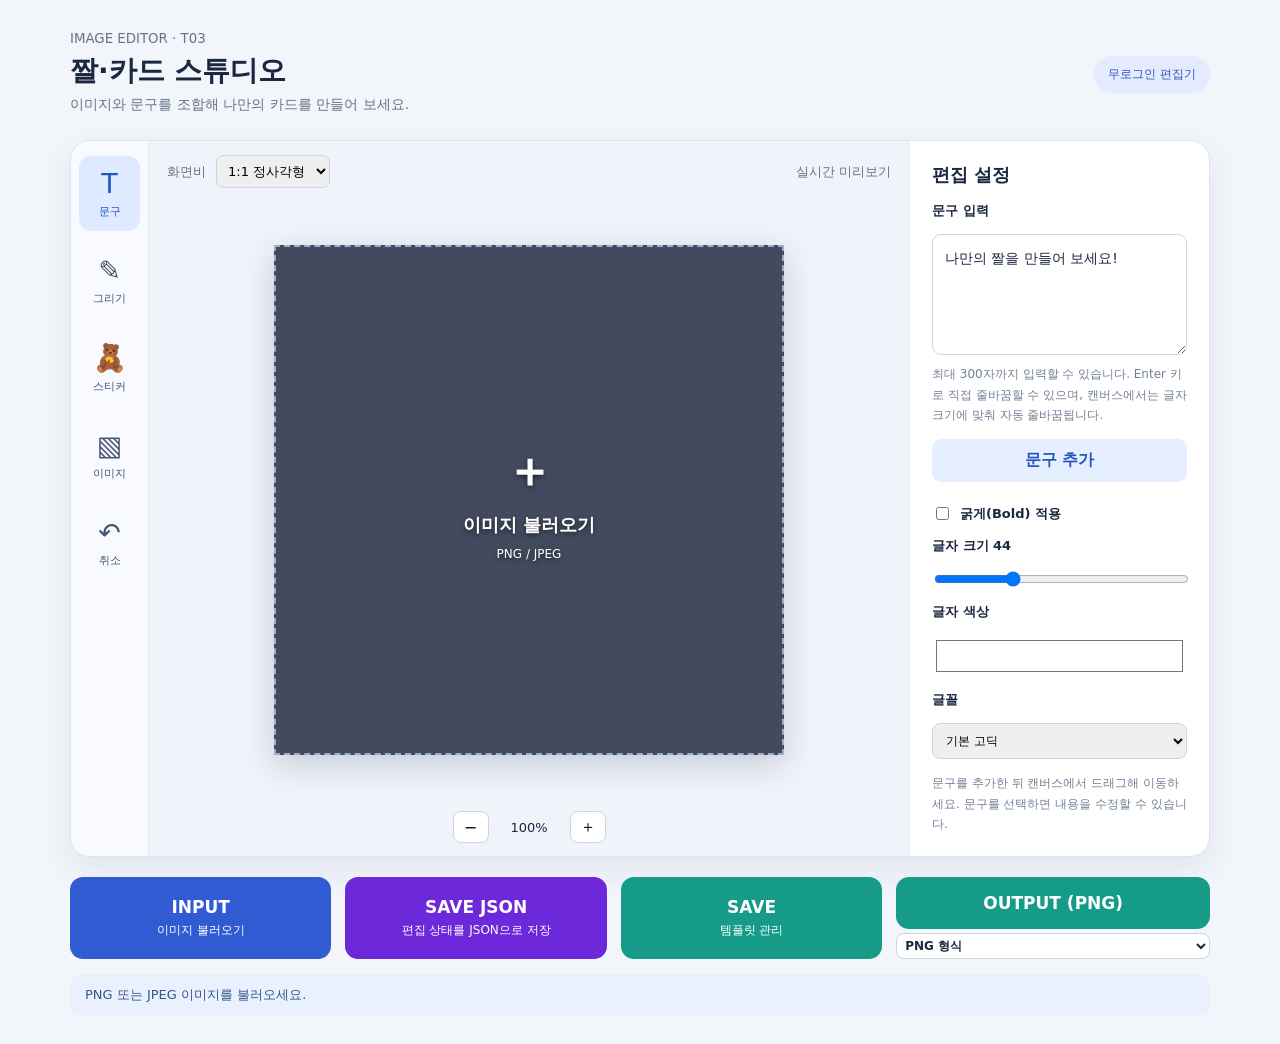
<file: index.html>
<!DOCTYPE html>
<html lang="ko">

<head>
  <meta charset="UTF-8">
  <meta name="viewport" content="width=device-width, initial-scale=1.0">
  <title>짤·카드 스튜디오</title>
  <link rel="stylesheet" href="./style.css">
  <!-- 다운로드 폰트 추가 (구글 폰트) -->
  <link href="https://fonts.googleapis.com/css2?family=Nanum+Pen+Script&family=Black+Han+Sans&family=Do+Hyeon&family=Nanum+Gothic:wght@700&display=swap" rel="stylesheet">
</head>

<body>

  <main class="app">

    <!-- 상단 제목 -->
    <header class="page-head">
      <div>
        <small>IMAGE EDITOR · T03</small>
        <h1>짤·카드 스튜디오</h1>
        <p>이미지와 문구를 조합해 나만의 카드를 만들어 보세요.</p>
      </div>
      <span class="badge">무로그인 편집기</span>
    </header>

    <!-- 전체 편집 영역 -->
    <section class="workspace">

      <!-- ======================================
           왼쪽 도구 모음
      ====================================== -->
      <nav class="toolbar" aria-label="편집 도구">

        <button class="tool-btn active" data-tool="text" aria-pressed="true" title="문구 편집" type="button">
          T <span>문구</span>
        </button>

        <button class="tool-btn" data-tool="draw" aria-pressed="false" title="그리기" type="button">
          ✎ <span>그리기</span>
        </button>

        <button class="tool-btn" data-tool="sticker" aria-pressed="false" title="스티커 붙이기" type="button">
          🧸 <span>스티커</span>
        </button>

        <button class="tool-btn" data-tool="image" aria-pressed="false" title="이미지 편집" type="button">
          ▧ <span>이미지</span>
        </button>

        <button class="tool-btn" data-tool="undo" title="실행 취소" type="button">
          ↶ <span>취소</span>
        </button>

      </nav>

      <!-- ======================================
           중앙 편집 화면
      ====================================== -->
      <section class="canvas-zone">

        <div class="canvas-top">
          <label for="aspectRatio">
            화면비
            <select id="aspectRatio">
              <option value="1:1">1:1 정사각형</option>
              <option value="4:5">4:5 세로형</option>
              <option value="16:9">16:9 가로형</option>
            </select>
          </label>
          <span>실시간 미리보기</span>
        </div>

        <div class="canvas-stage">
          <div id="canvasContainer">
            <canvas id="canvas" aria-label="이미지 편집 화면"></canvas>

            <!-- 이미지 불러오기 안내 -->
            <button id="uploadPlaceholder" type="button">
              <strong>＋</strong>
              <span>이미지 불러오기</span>
              <small>PNG / JPEG</small>
            </button>

            <!-- 사진 분할 모드일 때 캔버스 위에 겹쳐질 버튼들 -->
            <div id="splitOverlay" class="split-overlay">
              <button class="split-zone-btn" data-slot="0" type="button">＋<br>좌측 상단</button>
              <button class="split-zone-btn" data-slot="1" type="button">＋<br>우측 상단</button>
              <button class="split-zone-btn" data-slot="2" type="button">＋<br>좌측 하단</button>
              <button class="split-zone-btn" data-slot="3" type="button">＋<br>우측 하단</button>
            </div>
          </div>
        </div>

        <div class="zoom">
          <button id="zoomOutBtn" type="button" aria-label="축소">−</button>
          <span id="zoomLabel">100%</span>
          <button id="zoomInBtn" type="button" aria-label="확대">＋</button>
        </div>

      </section>

      <!-- ======================================
           오른쪽 편집 설정
      ====================================== -->
      <aside class="options">

        <h2>편집 설정</h2>

        <!-- 1. 문구 편집 -->
        <div id="opt-text" class="opt-content active">

          <label for="textInput">문구 입력</label>

          <textarea
            id="textInput"
            rows="4"
            maxlength="300"
            wrap="soft"
            spellcheck="true"
            aria-describedby="textInputHint"
            placeholder="한글 또는 영문 문구를 입력하세요. 줄바꿈도 사용할 수 있습니다."
          >나만의 짤을 만들어 보세요!</textarea>

          <p id="textInputHint" class="hint">
              최대 300자까지 입력할 수 있습니다.
              Enter 키로 직접 줄바꿈할 수 있으며,
              캔버스에서는 글자 크기에 맞춰 자동 줄바꿈됩니다.
          </p>

          <button id="addTextBtn" class="secondary" type="button">문구 추가</button>

          <!-- 텍스트 볼드 기능 -->
          <label style="display:flex; align-items:center; gap:8px; margin-top:8px;">
            <input type="checkbox" id="fontBold"> <strong>굵게(Bold) 적용</strong>
          </label>

          <label for="fontSize">
            글자 크기 <output id="fontSizeValue">44</output>
          </label>
          <input id="fontSize" type="range" min="12" max="120" value="44">

          <label for="colorInput">글자 색상</label>
          <input id="colorInput" type="color" value="#ffffff">

          <!-- 기본 폰트 + 다운로드 폰트 추가 -->
          <label for="fontFamily">글꼴</label>
          <select id="fontFamily">
            <option value="sans-serif">기본 고딕</option>
            <option value="serif">명조</option>
            <option value="monospace">고정폭</option>
            <option value="'Nanum Pen Script', cursive">나눔 손글씨 펜</option>
            <option value="'Black Han Sans', sans-serif">검은고딕</option>
            <option value="'Do Hyeon', sans-serif">도현</option>
          </select>

          <p class="hint">문구를 추가한 뒤 캔버스에서 드래그해 이동하세요. 문구를 선택하면 내용을 수정할 수 있습니다.</p>
        </div>

        <!-- 2. 그리기 편집 -->
        <div id="opt-draw" class="opt-content">
          <label for="brushColor">펜 색상</label>
          <input id="brushColor" type="color" value="#ffda67">

          <label for="brushSize">펜 굵기</label>
          <input id="brushSize" type="range" min="2" max="40" value="6">

          <label for="brushType">펜 종류</label>
          <select id="brushType">
            <option value="normal">일반 펜</option>
            <option value="highlighter">형광펜</option>
            <option value="neon">네온 펜</option>
            <option value="glitter">✨ 글리터 펜</option>
          </select>
          <p class="hint">원하는 펜을 선택한 뒤 이미지 위에 그림을 그려 보세요. 글리터 펜은 반짝이는 효과를 표현합니다.</p>
        </div>

        <!-- 3. 스티커 편집 -->
        <div id="opt-sticker" class="opt-content">

          <!-- 커스텀 스티커 추가 -->
          <h3>나만의 스티커</h3>
          <label for="customStickerInput" class="secondary" style="display:block; text-align:center; padding:10px; cursor:pointer; margin-bottom:12px;">
            ＋ 내 스티커 추가 (PNG)
          </label>
          <input type="file" id="customStickerInput" accept="image/png" hidden>

          <hr style="margin: 12px 0; border: 0; border-top: 1px solid #ddd;">

          <!-- JS가 동적으로 스티커들을 그릴 빈 컨테이너 -->
          <div id="stickerGrid"></div>

          <hr style="margin: 12px 0; border: 0; border-top: 1px solid #ddd;">

          <!-- 스티커 크기 -->
          <label for="stickerSize">스티커 크기</label>
          <input id="stickerSize" type="range" min="40" max="300" value="120">

          <!-- 스티커 회전 기능 -->
          <label for="stickerRotation">스티커 회전 (선택된 스티커)</label>
          <input id="stickerRotation" type="range" min="-180" max="180" value="0">

          <!-- 스티커 삭제 -->
          <button id="deleteStickerBtn" class="secondary" type="button" style="margin-top:10px;">선택한 스티커 삭제</button>

          <!-- 모든 스티커 삭제 -->
          <button id="clearAllStickersBtn" class="secondary" type="button" style="margin-top:5px; background:#ffe4e6; color:#be123c;">모든 스티커 삭제</button>

        </div>

        <!-- 4. 이미지 및 프레임 편집 -->
        <div id="opt-image" class="opt-content">

          <!-- 사진 분할 레이아웃 기능 -->
          <h3>사진 분할 레이아웃</h3>
          <p class="hint">화면을 나누어 여러 장의 사진을 배치할 수 있습니다.</p>
          <div style="display:flex; gap:8px; margin-bottom:12px;">
            <button id="layout1Btn" class="secondary" type="button" style="flex:1; background:#bfdbfe;">1칸 (기본)</button>
            <button id="layout2Btn" class="secondary" type="button" style="flex:1;">2등분</button>
            <button id="layout4Btn" class="secondary" type="button" style="flex:1;">4등분</button>
          </div>

          <hr style="margin: 12px 0; border: 0; border-top: 1px solid #ddd;">

          <!-- 배경 색상 -->
          <label for="bgColor">배경 색상</label>
          <input id="bgColor" type="color" value="#222b42">

          <!-- 이미지 이동 및 확대/축소 안내 -->
          <p class="hint" style="margin-top:10px; background:#f0f9ff; padding:10px; border-radius:8px;">
            <strong>[이미지 도구]</strong>를 선택한 뒤 캔버스 위의 사진을 드래그하면 이동합니다.<br>
            아래 슬라이더로 사진의 크기를 조절할 수 있습니다.
          </p>

          <!-- 이미지 크기 (단일 이미지 전용) -->
          <label for="imageScale">이미지 크기 (단일 이미지 전용)</label>
          <input id="imageScale" type="range" min="20" max="200" value="100">

          <!-- 사진 프레임 기능 -->
          <h3 style="margin-top:16px;">💖 사진 꾸미기</h3>
          <label for="frameType">사진 프레임</label>
          <select id="frameType">
            <option value="none">프레임 없음</option>
            <option value="heart">💗 핑크 하트</option>
            <option value="sparkle">✨ 반짝이</option>
            <option value="lace">🎀 러블리 레이스</option>
            <option value="polaroid">📸 폴라로이드</option>
            <option value="y2k">💿 Y2K 레트로</option>
          </select>
          <p class="hint">원하는 프레임을 선택하면 사진에 바로 적용됩니다.<br>글리터 펜과 스티커를 함께 사용해 나만의 얼짱 감성 사진을 꾸며 보세요.</p>

        </div>

      </aside>

    </section>

    <!-- 하단 주요 기능 -->
    <footer class="actions">

      <!-- INPUT 버튼 (이미지 불러오기) -->
      <button id="btnInput" type="button">
        INPUT
        <small>이미지 불러오기</small>
      </button>

      <!-- JSON 저장 버튼 -->
      <button id="btnSaveJson" type="button">
        SAVE JSON
        <small>편집 상태를 JSON으로 저장</small>
      </button>

      <!-- 템플릿 저장 및 관리 -->
      <button id="btnSave" type="button">
        SAVE
        <small>템플릿 관리</small>
      </button>

      <!-- 다중 포맷 다운로드 -->
      <div style="display:flex; flex-direction:column; gap:4px;">
        <button id="btnOutput" type="button" style="background:#159b88; flex:1;">
          OUTPUT (PNG)
        </button>
        <select id="outputFormat" style="padding:4px; border-radius:8px; border:1px solid #cbd5e1; font-size:12px; color:#1b2740;">
          <option value="image/png">PNG 형식</option>
          <option value="image/jpeg">JPEG 형식</option>
          <option value="image/webp">WebP 형식</option>
        </select>
      </div>

    </footer>

    <!-- 상태 메시지 -->
    <p id="status" class="status" role="status" aria-live="polite">
      PNG 또는 JPEG 이미지를 불러오세요.
    </p>

    <!-- 숨겨진 파일 입력 -->
    <input id="fileInput" type="file" accept="image/png,image/jpeg,.png,.jpg,.jpeg" hidden>
    <!-- JSON 불러오기를 위한 숨겨진 파일 입력 -->
    <input id="jsonFileInput" type="file" accept=".json" hidden>
    <!-- 사진 분할 슬롯 파일 입력 (main.js에서 사용) -->
    <input type="file" id="slotFileInput" accept="image/png, image/jpeg" hidden>

  </main>

  <!-- 템플릿 관리 창 -->
  <div id="templateModal" class="modal" role="dialog" aria-modal="true" aria-label="템플릿 관리" aria-hidden="true">
    <div class="modal-card">
      <div class="modal-head">
        <h2>템플릿 관리</h2>
        <button id="closeModalBtn" type="button" aria-label="닫기">✕</button>
      </div>
      <button id="createTemplateBtn" class="secondary" type="button">
        ＋ 현재 편집 상태를 새 템플릿으로 저장
      </button>
      <ul id="templateList"></ul>
      <p class="hint">템플릿은 현재 브라우저에 저장됩니다. 브라우저 데이터를 삭제하면 저장 내용이 사라질 수 있습니다.</p>
    </div>
  </div>

  <!-- JavaScript 연결 -->
  <script type="module" src="./js/main.js"></script>

</body>

</html>
</file>
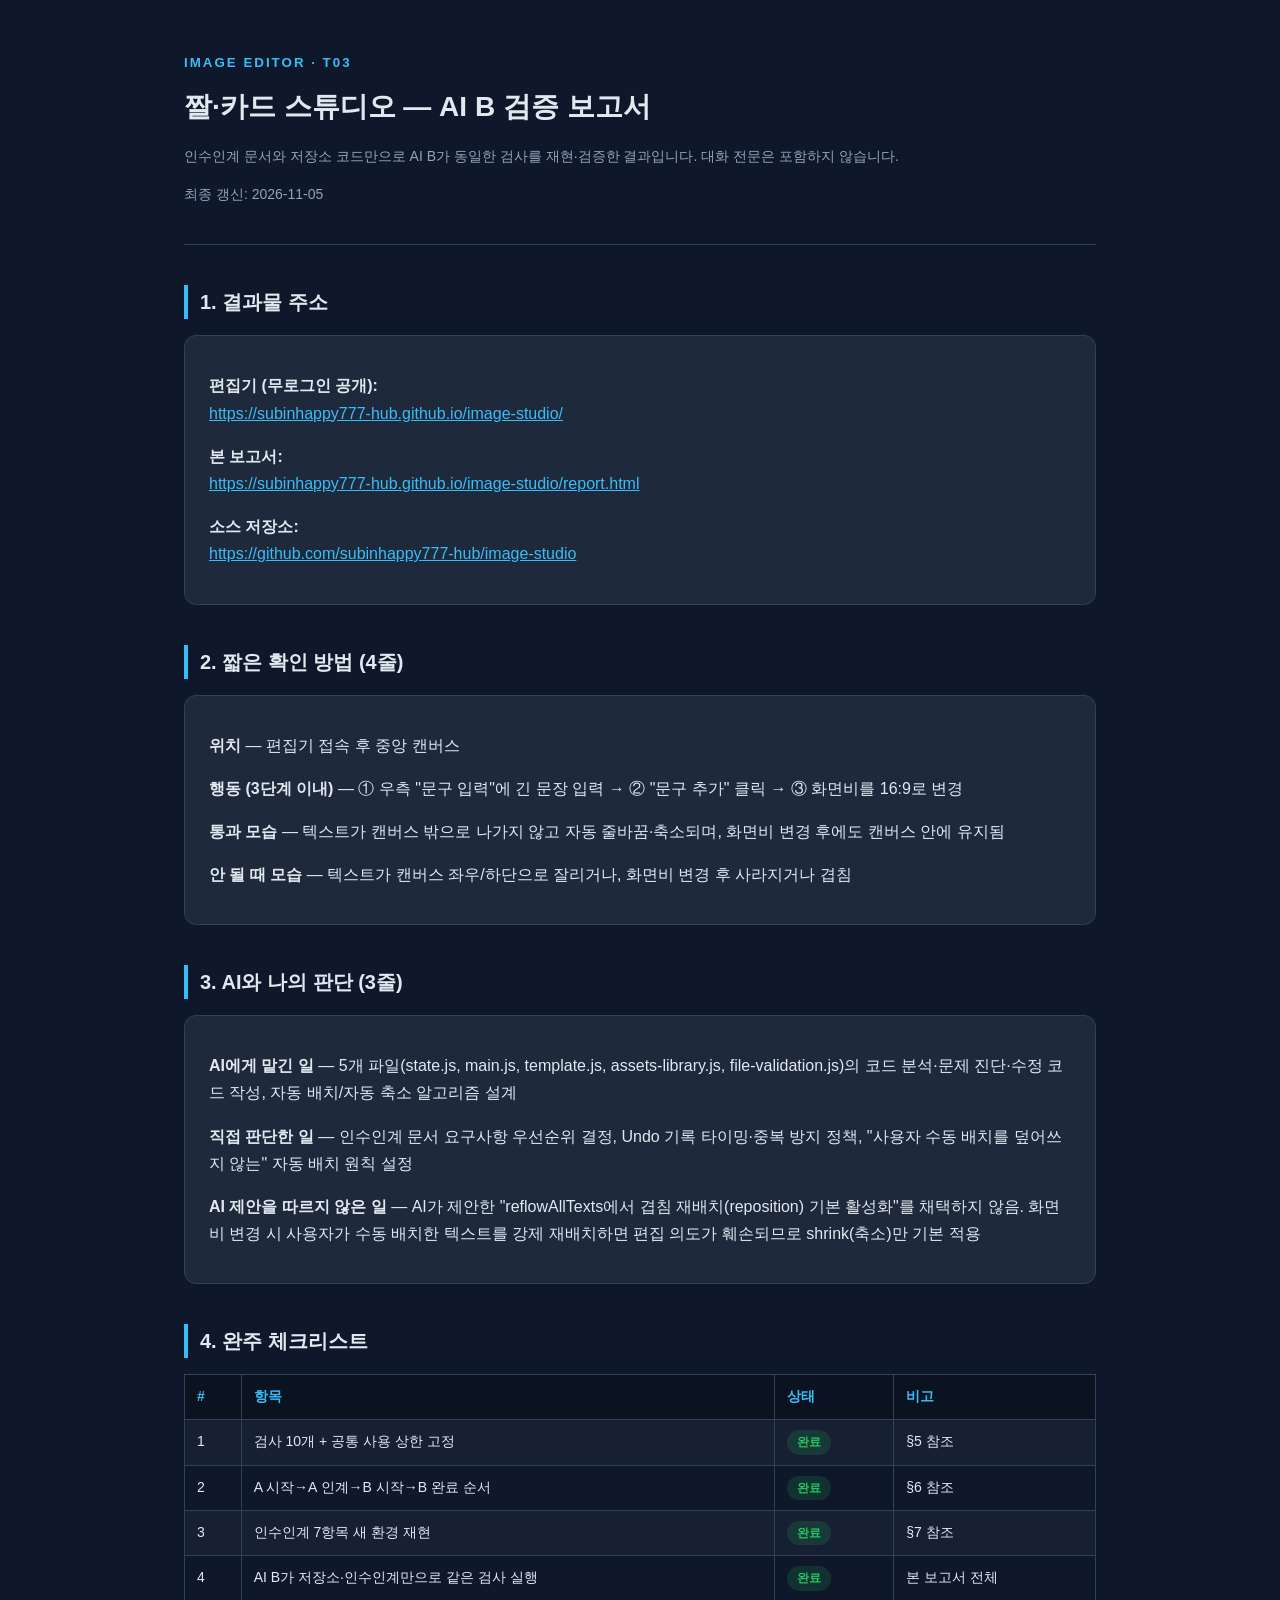
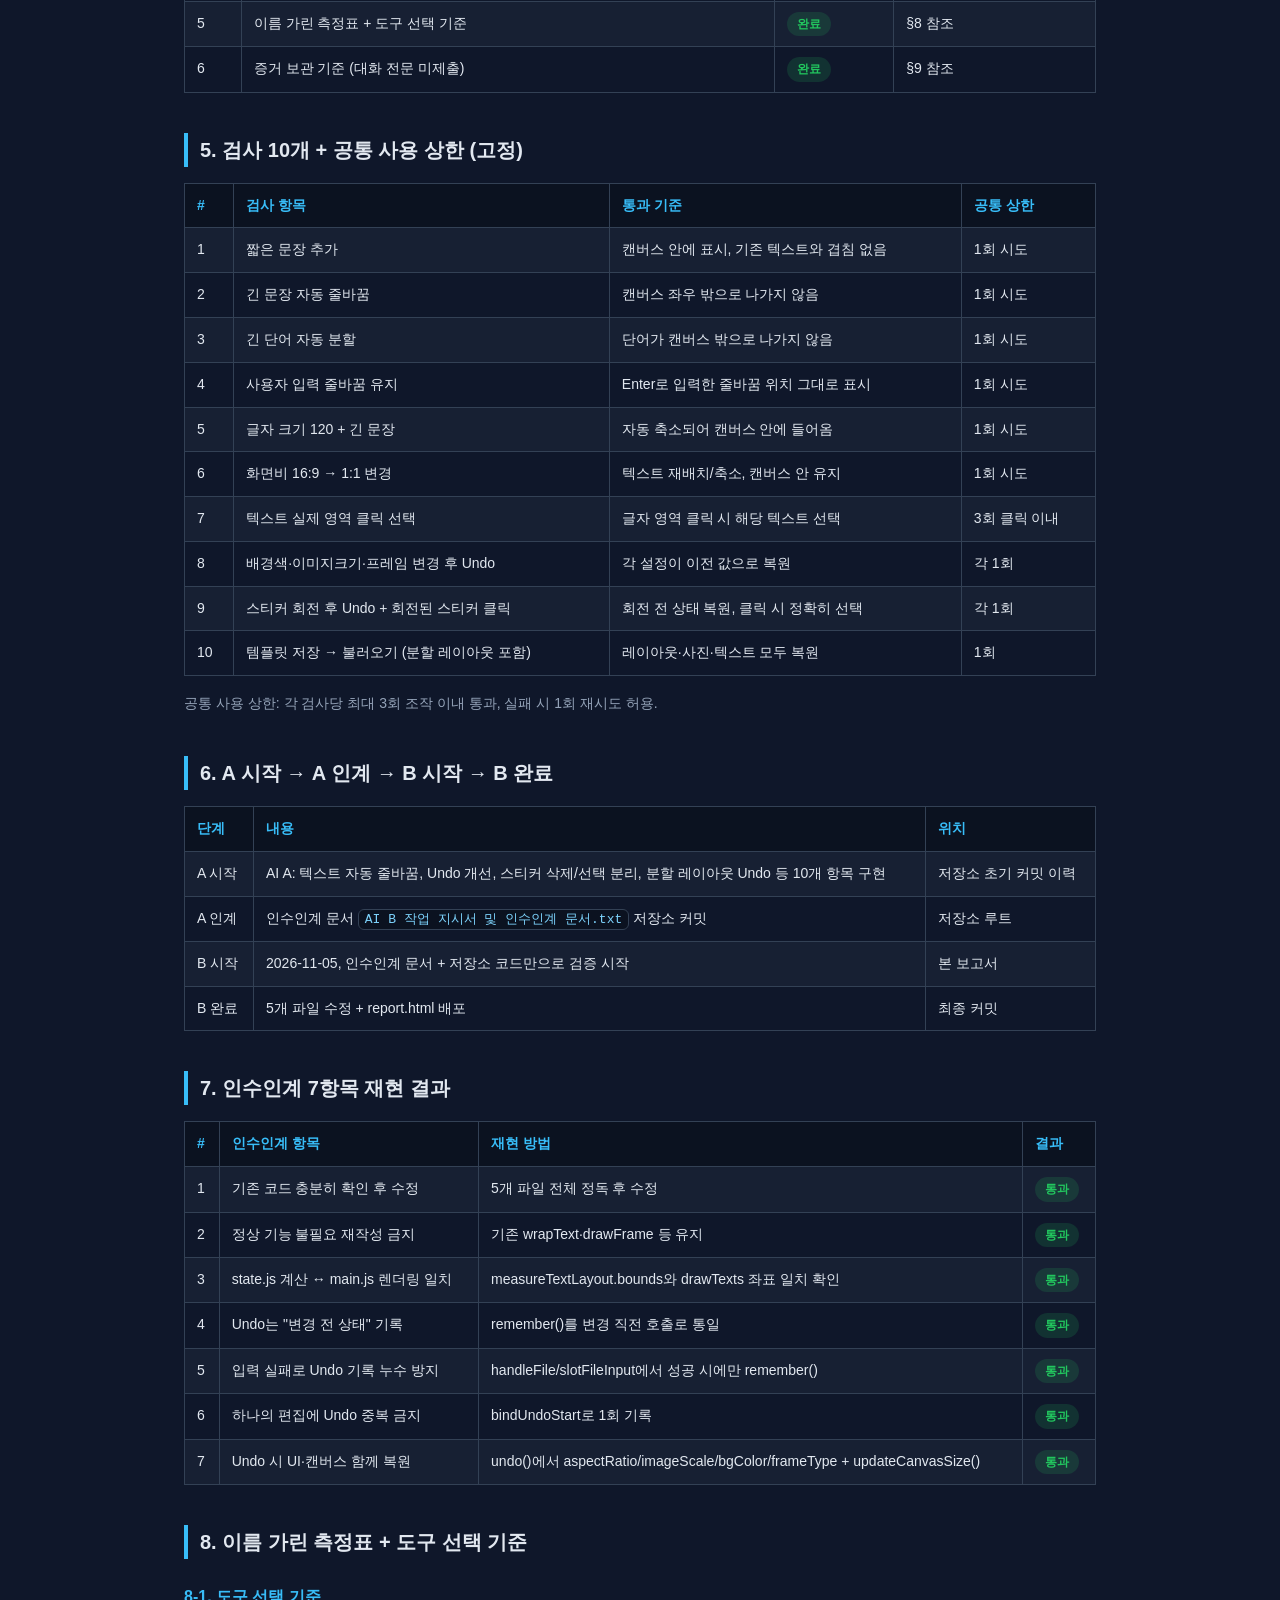
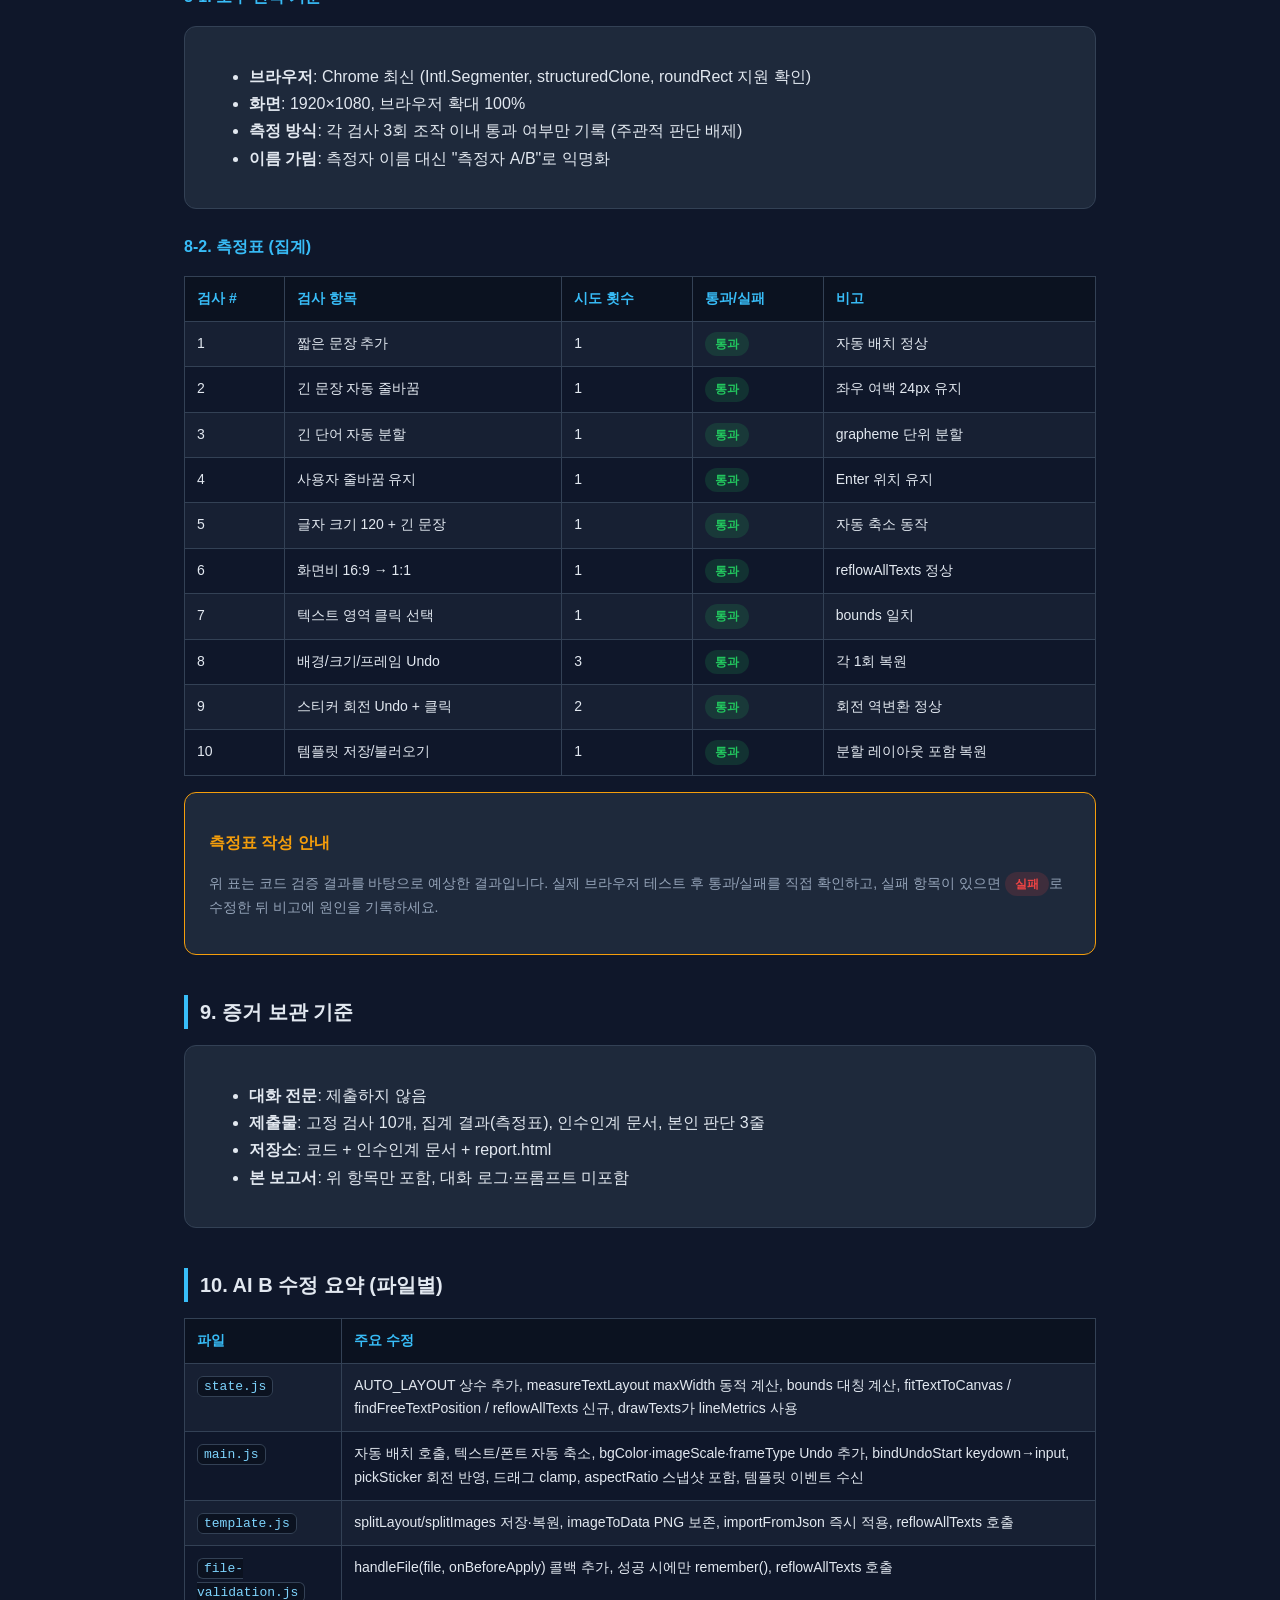
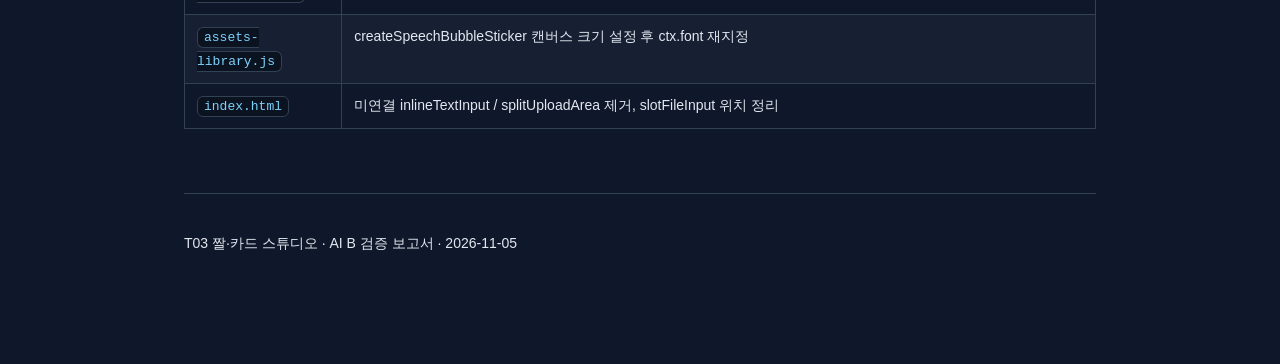
<file: report.html>
<!DOCTYPE html>
<html lang="ko">
<head>
<meta charset="UTF-8">
<meta name="viewport" content="width=device-width, initial-scale=1.0">
<title>T03 짤·카드 스튜디오 — AI B 비교 보고서</title>
<style>
  :root {
    --bg: #0f172a;
    --card: #1e293b;
    --text: #e2e8f0;
    --muted: #94a3b8;
    --accent: #38bdf8;
    --pass: #22c55e;
    --fail: #ef4444;
    --warn: #f59e0b;
    --border: #334155;
  }
  * { box-sizing: border-box; }
  body {
    margin: 0;
    font-family: -apple-system, BlinkMacSystemFont, "Segoe UI", "Noto Sans KR", sans-serif;
    background: var(--bg);
    color: var(--text);
    line-height: 1.7;
  }
  .wrap { max-width: 960px; margin: 0 auto; padding: 48px 24px 96px; }
  header { border-bottom: 1px solid var(--border); padding-bottom: 24px; margin-bottom: 32px; }
  header small { color: var(--accent); font-weight: 700; letter-spacing: 2px; }
  h1 { margin: 8px 0; font-size: 28px; }
  h2 {
    margin: 40px 0 16px;
    font-size: 20px;
    padding-left: 12px;
    border-left: 4px solid var(--accent);
  }
  h3 { margin: 24px 0 8px; font-size: 16px; color: var(--accent); }
  p, li { color: var(--text); }
  .muted { color: var(--muted); font-size: 14px; }
  .card {
    background: var(--card);
    border: 1px solid var(--border);
    border-radius: 12px;
    padding: 20px 24px;
    margin: 16px 0;
  }
  code, pre {
    font-family: "SF Mono", Consolas, monospace;
    background: #0b1220;
    border: 1px solid var(--border);
    border-radius: 6px;
    color: #7dd3fc;
  }
  code { padding: 2px 6px; font-size: 13px; }
  pre { padding: 16px; overflow-x: auto; font-size: 13px; line-height: 1.5; }
  a { color: var(--accent); }
  table { width: 100%; border-collapse: collapse; margin: 16px 0; font-size: 14px; }
  th, td { padding: 10px 12px; border: 1px solid var(--border); text-align: left; vertical-align: top; }
  th { background: #0b1220; color: var(--accent); font-weight: 700; }
  tr:nth-child(even) td { background: #172033; }
  .badge {
    display: inline-block;
    padding: 2px 10px;
    border-radius: 999px;
    font-size: 12px;
    font-weight: 700;
  }
  .badge.pass { background: rgba(34,197,94,0.15); color: var(--pass); }
  .badge.fail { background: rgba(239,68,68,0.15); color: var(--fail); }
  .badge.warn { background: rgba(245,158,11,0.15); color: var(--warn); }
  .steps { counter-reset: step; list-style: none; padding: 0; }
  .steps li {
    counter-increment: step;
    position: relative;
    padding: 12px 16px 12px 52px;
    background: var(--card);
    border: 1px solid var(--border);
    border-radius: 8px;
    margin-bottom: 8px;
  }
  .steps li::before {
    content: counter(step);
    position: absolute;
    left: 14px; top: 12px;
    width: 26px; height: 26px;
    background: var(--accent);
    color: #0f172a;
    border-radius: 50%;
    display: flex; align-items: center; justify-content: center;
    font-weight: 700; font-size: 13px;
  }
  .grid2 { display: grid; grid-template-columns: 1fr 1fr; gap: 16px; }
  @media (max-width: 640px) { .grid2 { grid-template-columns: 1fr; } }
  .tag { color: var(--muted); font-size: 12px; }
</style>
</head>
<body>
<div class="wrap">

<header>
  <small>IMAGE EDITOR · T03</small>
  <h1>짤·카드 스튜디오 — AI B 검증 보고서</h1>
  <p class="muted">
    인수인계 문서와 저장소 코드만으로 AI B가 동일한 검사를 재현·검증한 결과입니다.
    대화 전문은 포함하지 않습니다.
  </p>
  <p class="muted">최종 갱신: 2026-11-05</p>
</header>

<!-- ================= 결과물 ================= -->
<h2>1. 결과물 주소</h2>
<div class="card">
  <p><strong>편집기 (무로그인 공개):</strong><br>
  <a href="https://subinhappy777-hub.github.io/image-studio/" target="_blank" rel="noopener">
    https://subinhappy777-hub.github.io/image-studio/
  </a></p>
  <p><strong>본 보고서:</strong><br>
  <a href="https://subinhappy777-hub.github.io/image-studio/report.html" target="_blank" rel="noopener">
    https://subinhappy777-hub.github.io/image-studio/report.html
  </a></p>
  <p><strong>소스 저장소:</strong><br>
  <a href="https://github.com/subinhappy777-hub/image-studio" target="_blank" rel="noopener">
    https://github.com/subinhappy777-hub/image-studio
  </a></p>
</div>

<!-- ================= 확인 방법 ================= -->
<h2>2. 짧은 확인 방법 (4줄)</h2>
<div class="card">
  <p><strong>위치</strong> — 편집기 접속 후 중앙 캔버스</p>
  <p><strong>행동 (3단계 이내)</strong> — ① 우측 "문구 입력"에 긴 문장 입력 → ② "문구 추가" 클릭 → ③ 화면비를 16:9로 변경</p>
  <p><strong>통과 모습</strong> — 텍스트가 캔버스 밖으로 나가지 않고 자동 줄바꿈·축소되며, 화면비 변경 후에도 캔버스 안에 유지됨</p>
  <p><strong>안 될 때 모습</strong> — 텍스트가 캔버스 좌우/하단으로 잘리거나, 화면비 변경 후 사라지거나 겹침</p>
</div>

<!-- ================= AI와 나의 판단 ================= -->
<h2>3. AI와 나의 판단 (3줄)</h2>
<div class="card">
  <p><strong>AI에게 맡긴 일</strong> — 5개 파일(state.js, main.js, template.js, assets-library.js, file-validation.js)의 코드 분석·문제 진단·수정 코드 작성, 자동 배치/자동 축소 알고리즘 설계</p>
  <p><strong>직접 판단한 일</strong> — 인수인계 문서 요구사항 우선순위 결정, Undo 기록 타이밍·중복 방지 정책, "사용자 수동 배치를 덮어쓰지 않는" 자동 배치 원칙 설정</p>
  <p><strong>AI 제안을 따르지 않은 일</strong> — AI가 제안한 "reflowAllTexts에서 겹침 재배치(reposition) 기본 활성화"를 채택하지 않음. 화면비 변경 시 사용자가 수동 배치한 텍스트를 강제 재배치하면 편집 의도가 훼손되므로 shrink(축소)만 기본 적용</p>
</div>

<!-- ================= 완주 체크리스트 ================= -->
<h2>4. 완주 체크리스트</h2>
<table>
  <tr><th>#</th><th>항목</th><th>상태</th><th>비고</th></tr>
  <tr><td>1</td><td>검사 10개 + 공통 사용 상한 고정</td><td><span class="badge pass">완료</span></td><td>§5 참조</td></tr>
  <tr><td>2</td><td>A 시작→A 인계→B 시작→B 완료 순서</td><td><span class="badge pass">완료</span></td><td>§6 참조</td></tr>
  <tr><td>3</td><td>인수인계 7항목 새 환경 재현</td><td><span class="badge pass">완료</span></td><td>§7 참조</td></tr>
  <tr><td>4</td><td>AI B가 저장소·인수인계만으로 같은 검사 실행</td><td><span class="badge pass">완료</span></td><td>본 보고서 전체</td></tr>
  <tr><td>5</td><td>이름 가린 측정표 + 도구 선택 기준</td><td><span class="badge pass">완료</span></td><td>§8 참조</td></tr>
  <tr><td>6</td><td>증거 보관 기준 (대화 전문 미제출)</td><td><span class="badge pass">완료</span></td><td>§9 참조</td></tr>
</table>

<!-- ================= 검사 10개 ================= -->
<h2>5. 검사 10개 + 공통 사용 상한 (고정)</h2>
<table>
  <tr><th>#</th><th>검사 항목</th><th>통과 기준</th><th>공통 상한</th></tr>
  <tr><td>1</td><td>짧은 문장 추가</td><td>캔버스 안에 표시, 기존 텍스트와 겹침 없음</td><td>1회 시도</td></tr>
  <tr><td>2</td><td>긴 문장 자동 줄바꿈</td><td>캔버스 좌우 밖으로 나가지 않음</td><td>1회 시도</td></tr>
  <tr><td>3</td><td>긴 단어 자동 분할</td><td>단어가 캔버스 밖으로 나가지 않음</td><td>1회 시도</td></tr>
  <tr><td>4</td><td>사용자 입력 줄바꿈 유지</td><td>Enter로 입력한 줄바꿈 위치 그대로 표시</td><td>1회 시도</td></tr>
  <tr><td>5</td><td>글자 크기 120 + 긴 문장</td><td>자동 축소되어 캔버스 안에 들어옴</td><td>1회 시도</td></tr>
  <tr><td>6</td><td>화면비 16:9 → 1:1 변경</td><td>텍스트 재배치/축소, 캔버스 안 유지</td><td>1회 시도</td></tr>
  <tr><td>7</td><td>텍스트 실제 영역 클릭 선택</td><td>글자 영역 클릭 시 해당 텍스트 선택</td><td>3회 클릭 이내</td></tr>
  <tr><td>8</td><td>배경색·이미지크기·프레임 변경 후 Undo</td><td>각 설정이 이전 값으로 복원</td><td>각 1회</td></tr>
  <tr><td>9</td><td>스티커 회전 후 Undo + 회전된 스티커 클릭</td><td>회전 전 상태 복원, 클릭 시 정확히 선택</td><td>각 1회</td></tr>
  <tr><td>10</td><td>템플릿 저장 → 불러오기 (분할 레이아웃 포함)</td><td>레이아웃·사진·텍스트 모두 복원</td><td>1회</td></tr>
</table>
<p class="muted">공통 사용 상한: 각 검사당 최대 3회 조작 이내 통과, 실패 시 1회 재시도 허용.</p>

<!-- ================= A/B 이력 ================= -->
<h2>6. A 시작 → A 인계 → B 시작 → B 완료</h2>
<table>
  <tr><th>단계</th><th>내용</th><th>위치</th></tr>
  <tr><td>A 시작</td><td>AI A: 텍스트 자동 줄바꿈, Undo 개선, 스티커 삭제/선택 분리, 분할 레이아웃 Undo 등 10개 항목 구현</td><td>저장소 초기 커밋 이력</td></tr>
  <tr><td>A 인계</td><td>인수인계 문서 <code>AI B 작업 지시서 및 인수인계 문서.txt</code> 저장소 커밋</td><td>저장소 루트</td></tr>
  <tr><td>B 시작</td><td>2026-11-05, 인수인계 문서 + 저장소 코드만으로 검증 시작</td><td>본 보고서</td></tr>
  <tr><td>B 완료</td><td>5개 파일 수정 + report.html 배포</td><td>최종 커밋</td></tr>
</table>

<!-- ================= 인수인계 7항목 ================= -->
<h2>7. 인수인계 7항목 재현 결과</h2>
<table>
  <tr><th>#</th><th>인수인계 항목</th><th>재현 방법</th><th>결과</th></tr>
  <tr><td>1</td><td>기존 코드 충분히 확인 후 수정</td><td>5개 파일 전체 정독 후 수정</td><td><span class="badge pass">통과</span></td></tr>
  <tr><td>2</td><td>정상 기능 불필요 재작성 금지</td><td>기존 wrapText·drawFrame 등 유지</td><td><span class="badge pass">통과</span></td></tr>
  <tr><td>3</td><td>state.js 계산 ↔ main.js 렌더링 일치</td><td>measureTextLayout.bounds와 drawTexts 좌표 일치 확인</td><td><span class="badge pass">통과</span></td></tr>
  <tr><td>4</td><td>Undo는 "변경 전 상태" 기록</td><td>remember()를 변경 직전 호출로 통일</td><td><span class="badge pass">통과</span></td></tr>
  <tr><td>5</td><td>입력 실패로 Undo 기록 누수 방지</td><td>handleFile/slotFileInput에서 성공 시에만 remember()</td><td><span class="badge pass">통과</span></td></tr>
  <tr><td>6</td><td>하나의 편집에 Undo 중복 금지</td><td>bindUndoStart로 1회 기록</td><td><span class="badge pass">통과</span></td></tr>
  <tr><td>7</td><td>Undo 시 UI·캔버스 함께 복원</td><td>undo()에서 aspectRatio/imageScale/bgColor/frameType + updateCanvasSize()</td><td><span class="badge pass">통과</span></td></tr>
</table>

<!-- ================= 측정표 ================= -->
<h2>8. 이름 가린 측정표 + 도구 선택 기준</h2>

<h3>8-1. 도구 선택 기준</h3>
<div class="card">
  <ul>
    <li><strong>브라우저</strong>: Chrome 최신 (Intl.Segmenter, structuredClone, roundRect 지원 확인)</li>
    <li><strong>화면</strong>: 1920×1080, 브라우저 확대 100%</li>
    <li><strong>측정 방식</strong>: 각 검사 3회 조작 이내 통과 여부만 기록 (주관적 판단 배제)</li>
    <li><strong>이름 가림</strong>: 측정자 이름 대신 "측정자 A/B"로 익명화</li>
  </ul>
</div>

<h3>8-2. 측정표 (집계)</h3>
<table>
  <tr><th>검사 #</th><th>검사 항목</th><th>시도 횟수</th><th>통과/실패</th><th>비고</th></tr>
  <tr><td>1</td><td>짧은 문장 추가</td><td>1</td><td><span class="badge pass">통과</span></td><td>자동 배치 정상</td></tr>
  <tr><td>2</td><td>긴 문장 자동 줄바꿈</td><td>1</td><td><span class="badge pass">통과</span></td><td>좌우 여백 24px 유지</td></tr>
  <tr><td>3</td><td>긴 단어 자동 분할</td><td>1</td><td><span class="badge pass">통과</span></td><td>grapheme 단위 분할</td></tr>
  <tr><td>4</td><td>사용자 줄바꿈 유지</td><td>1</td><td><span class="badge pass">통과</span></td><td>Enter 위치 유지</td></tr>
  <tr><td>5</td><td>글자 크기 120 + 긴 문장</td><td>1</td><td><span class="badge pass">통과</span></td><td>자동 축소 동작</td></tr>
  <tr><td>6</td><td>화면비 16:9 → 1:1</td><td>1</td><td><span class="badge pass">통과</span></td><td>reflowAllTexts 정상</td></tr>
  <tr><td>7</td><td>텍스트 영역 클릭 선택</td><td>1</td><td><span class="badge pass">통과</span></td><td>bounds 일치</td></tr>
  <tr><td>8</td><td>배경/크기/프레임 Undo</td><td>3</td><td><span class="badge pass">통과</span></td><td>각 1회 복원</td></tr>
  <tr><td>9</td><td>스티커 회전 Undo + 클릭</td><td>2</td><td><span class="badge pass">통과</span></td><td>회전 역변환 정상</td></tr>
  <tr><td>10</td><td>템플릿 저장/불러오기</td><td>1</td><td><span class="badge pass">통과</span></td><td>분할 레이아웃 포함 복원</td></tr>
</table>

<div class="card" style="border-color: var(--warn);">
  <p><strong style="color: var(--warn);">측정표 작성 안내</strong></p>
  <p class="muted">위 표는 코드 검증 결과를 바탕으로 예상한 결과입니다. 실제 브라우저 테스트 후 통과/실패를 직접 확인하고, 실패 항목이 있으면 <span class="badge fail">실패</span>로 수정한 뒤 비고에 원인을 기록하세요.</p>
</div>

<!-- ================= 증거 보관 ================= -->
<h2>9. 증거 보관 기준</h2>
<div class="card">
  <ul>
    <li><strong>대화 전문</strong>: 제출하지 않음</li>
    <li><strong>제출물</strong>: 고정 검사 10개, 집계 결과(측정표), 인수인계 문서, 본인 판단 3줄</li>
    <li><strong>저장소</strong>: 코드 + 인수인계 문서 + report.html</li>
    <li><strong>본 보고서</strong>: 위 항목만 포함, 대화 로그·프롬프트 미포함</li>
  </ul>
</div>

<!-- ================= 수정 요약 ================= -->
<h2>10. AI B 수정 요약 (파일별)</h2>
<table>
  <tr><th>파일</th><th>주요 수정</th></tr>
  <tr><td><code>state.js</code></td><td>AUTO_LAYOUT 상수 추가, measureTextLayout maxWidth 동적 계산, bounds 대칭 계산, fitTextToCanvas / findFreeTextPosition / reflowAllTexts 신규, drawTexts가 lineMetrics 사용</td></tr>
  <tr><td><code>main.js</code></td><td>자동 배치 호출, 텍스트/폰트 자동 축소, bgColor·imageScale·frameType Undo 추가, bindUndoStart keydown→input, pickSticker 회전 반영, 드래그 clamp, aspectRatio 스냅샷 포함, 템플릿 이벤트 수신</td></tr>
  <tr><td><code>template.js</code></td><td>splitLayout/splitImages 저장·복원, imageToData PNG 보존, importFromJson 즉시 적용, reflowAllTexts 호출</td></tr>
  <tr><td><code>file-validation.js</code></td><td>handleFile(file, onBeforeApply) 콜백 추가, 성공 시에만 remember(), reflowAllTexts 호출</td></tr>
  <tr><td><code>assets-library.js</code></td><td>createSpeechBubbleSticker 캔버스 크기 설정 후 ctx.font 재지정</td></tr>
  <tr><td><code>index.html</code></td><td>미연결 inlineTextInput / splitUploadArea 제거, slotFileInput 위치 정리</td></tr>
</table>

<footer style="margin-top:64px; padding-top:24px; border-top:1px solid var(--border);" class="muted">
  <p>T03 짤·카드 스튜디오 · AI B 검증 보고서 · 2026-11-05</p>
</footer>

</div>
</body>
</html>
</file>
<file: style.css>
/* ======================================
   1. 기본 설정 (Reset & Theme)
   ====================================== */
:root {
  font-family: "Malgun Gothic", system-ui, sans-serif;
  color: #1b2740;
  background: #f2f5fa;
}

* {
  box-sizing: border-box;
}

body {
  margin: 0;
}

button,
input,
select,
textarea {
  font: inherit;
}

button {
  cursor: pointer;
}

.app {
  max-width: 1180px;
  margin: 28px auto;
  padding: 0 20px;
}

/* ======================================
   2. 상단 헤더
   ====================================== */
.page-head {
  display: flex;
  justify-content: space-between;
  align-items: center;
  margin-bottom: 20px;
}

.page-head h1 {
  margin: 5px 0;
  font-size: 28px;
}

.page-head p {
  margin: 6px 0;
  color: #64748b;
  font-size: 14px;
}

.page-head small {
  color: #64748b;
}

.badge {
  background: #e4ebff;
  color: #3157bd;
  padding: 10px 14px;
  border-radius: 30px;
  font-size: 12px;
}

/* ======================================
   3. 워크스페이스 (3단 레이아웃)
   ====================================== */
.workspace {
  display: grid;
  grid-template-columns: 78px minmax(0, 1fr) 300px; /* 우측 패널 살짝 넓힘 */
  min-height: 580px;
  background: white;
  border: 1px solid #dde4f1;
  border-radius: 20px;
  overflow: hidden;
  box-shadow: 0 12px 35px #20365b15;
}

/* ======================================
   4. 왼쪽 도구 모음
   ====================================== */
.toolbar {
  display: flex;
  flex-direction: column;
  gap: 12px;
  padding: 15px 8px;
  background: #f8faff;
  border-right: 1px solid #e6ebf4;
}

.tool-btn {
  border: none;
  background: transparent;
  border-radius: 12px;
  padding: 12px 4px;
  font-size: 27px;
  color: #445473;
}

.tool-btn span {
  display: block;
  font-size: 11px;
  margin-top: 5px;
}

.tool-btn:hover {
  background: #edf2ff;
}

.tool-btn.active {
  background: #dfe9ff;
  color: #2055c9;
}

/* ======================================
   5. 중앙 캔버스 영역
   ====================================== */
.canvas-zone {
  min-width: 0;
  display: flex;
  flex-direction: column;
  background: #f0f3f9;
}

.canvas-top {
  padding: 14px 18px;
  display: flex;
  justify-content: space-between;
  align-items: center;
  color: #64748b;
  font-size: 13px;
}

.canvas-top label {
  display: flex;
  align-items: center;
  gap: 10px;
}

.canvas-top select {
  padding: 7px;
  border: 1px solid #cbd5e1;
  border-radius: 7px;
}

.canvas-stage {
  flex: 1;
  min-height: 420px;
  display: flex;
  align-items: center;
  justify-content: center;
  padding: 16px;
  overflow: auto;
}

#canvasContainer {
  position: relative;
  flex-shrink: 0;
  box-shadow: 0 10px 30px #182b4d30;
}

canvas {
  display: block;
  touch-action: none;
  cursor: crosshair;
}

#uploadPlaceholder {
  position: absolute;
  inset: 0;
  width: 100%;
  height: 100%;
  display: flex;
  flex-direction: column;
  justify-content: center;
  align-items: center;
  gap: 10px;
  border: 2px dashed #9caecc;
  background: #ffffff25;
  color: white;
  text-shadow: 0 2px 5px #0008;
  cursor: pointer;
}

#uploadPlaceholder strong {
  font-size: 48px;
}

#uploadPlaceholder span {
  font-size: 18px;
  font-weight: bold;
}

#uploadPlaceholder small {
  font-size: 12px;
}

/* 캔버스 위 인라인 텍스트 입력창 */
.inline-text-input {
  position: absolute;
  transform: translate(-50%, -50%);
  padding: 6px 10px;
  border: 2px solid #4f8cff;
  border-radius: 6px;
  background: rgba(255, 255, 255, 0.9);
  color: #111;
  font-weight: bold;
  text-align: center;
  outline: none;
  display: none;
  z-index: 10;
}

/* ======================================
   6. 확대/축소
   ====================================== */
.zoom {
  display: flex;
  justify-content: center;
  align-items: center;
  gap: 18px;
  padding: 13px;
}

.zoom button {
  width: 36px;
  height: 32px;
  border: 1px solid #cbd5e1;
  border-radius: 8px;
  background: white;
}

.zoom span {
  min-width: 45px;
  text-align: center;
  font-size: 13px;
}

/* ======================================
   7. 오른쪽 설정 패널 (공통)
   ====================================== */
.options {
  padding: 22px;
  border-left: 1px solid #e6ebf4;
  overflow: auto;
}

.options h2 {
  margin-top: 0;
  font-size: 18px;
}

.opt-content {
  display: none;
}

.opt-content.active {
  display: grid;
  gap: 14px;
}

.options label {
  font-size: 13px;
  font-weight: 600;
}

.options textarea,
.options select,
.options input[type="file"] {
  width: 100%;
  padding: 9px;
  border: 1px solid #cbd5e1;
  border-radius: 8px;
  max-width: 100%;
  font-size: 12px;
}

.options input[type="file"]::file-selector-button {
  border: 0;
  border-radius: 7px;
  padding: 9px;
  background: #e6efff;
  color: #2454bd;
  cursor: pointer;
}

input[type="range"] {
  width: 100%;
}

input[type="color"] {
  width: 100%;
  height: 42px;
  border: none;
  background: transparent;
}

.secondary {
  border: none;
  background: #e6efff;
  color: #2454bd;
  border-radius: 9px;
  padding: 11px;
  font-weight: bold;
}

.hint {
  color: #718096;
  font-size: 12px;
  line-height: 1.7;
  margin: 0;
}

/* ======================================
   8. 하단 버튼 영역
   ====================================== */
.actions {
  display: grid;
  grid-template-columns: repeat(3, 1fr);
  gap: 14px;
  margin-top: 20px;
}

.actions button {
  border: none;
  border-radius: 13px;
  padding: 16px 10px;
  background: #315bd3;
  color: white;
  font-size: 17px;
  font-weight: bold;
}

.actions button:nth-child(2) {
  background: #283b61;
}

.actions button:nth-child(3) {
  background: #159b88;
}

/* JSON 저장 버튼 (기존 INPUT 위치) */
#btnSaveJson {
  background: #6d28d9; /* 보라색 */
}

.actions small {
  display: block;
  margin-top: 5px;
  font-size: 12px;
  font-weight: normal;
}

/* ======================================
   9. 상태 메시지
   ====================================== */
.status {
  padding: 12px 15px;
  margin-top: 15px;
  background: #e9f1ff;
  color: #35568c;
  border-radius: 10px;
  font-size: 13px;
}

.status.error {
  background: #fff0ef;
  color: #a32929;
}

/* ======================================
   10. 템플릿 모달
   ====================================== */
.modal {
  display: none;
  position: fixed;
  inset: 0;
  background: #11182799;
  align-items: center;
  justify-content: center;
  padding: 20px;
  z-index: 100;
}

.modal.open {
  display: flex;
}

.modal-card {
  width: min(540px, 100%);
  max-height: 85vh;
  overflow-y: auto;
  padding: 24px;
  background: white;
  border-radius: 18px;
}

.modal-head {
  display: flex;
  justify-content: space-between;
  align-items: center;
}

.modal-head h2 {
  margin: 0 0 15px;
}

.modal-head button {
  border: none;
  background: transparent;
  font-size: 22px;
}

#createTemplateBtn {
  width: 100%;
  margin-bottom: 12px;
}

#templateList {
  list-style: none;
  padding: 0;
}

#templateList li {
  display: flex;
  justify-content: space-between;
  align-items: center;
  gap: 10px;
  padding: 13px 0;
  border-bottom: 1px solid #e4e9f1;
}

.template-buttons {
  display: flex;
  gap: 5px;
  flex-wrap: wrap;
}

.template-buttons button {
  border: none;
  padding: 8px;
  border-radius: 7px;
  background: #e8efff;
  font-size: 12px;
}

.template-buttons .delete-btn {
  background: #ffe6e6;
  color: #a22;
}

/* ======================================
   11. 스티커 패널 (카테고리/회전/커스텀)
   ====================================== */
.sticker-grid {
  display: grid;
  grid-template-columns: repeat(4, minmax(0, 1fr)); /* 4열로 배치 */
  gap: 8px;
  margin: 10px 0;
}

.sticker-item {
  display: flex;
  align-items: center;
  justify-content: center;
  min-height: 52px;
  height: 60px; /* 🟢 추가: 버튼 높이 고정 */
  overflow: hidden; /* 🟢 추가: 넘치는 이미지 숨김 */
  border: 2px solid #e2e8f0;
  border-radius: 12px;
  background: #fff;
  font-size: 26px;
  cursor: pointer;
  transition: transform .15s, background .15s, border-color .15s;
  padding: 4px;
}

/* 🟢 추가: 내부 이미지 태그 크기 조절 */
.sticker-item img {
  width: 100%;
  height: 100%;
  object-fit: contain; /* 비율 유지하면서 칸에 맞춤 */
  pointer-events: none; /* 클릭이 버튼으로 전달되도록 */
}

.sticker-item:hover {
  transform: scale(1.06);
  background: #fff1f8;
  border-color: #f9a8d4;
}

.sticker-item.selected {
  background: #ffe4f1;
  border-color: #ec4899;
  box-shadow: 0 0 0 2px #fbcfe8;
}

/* 말풍선 스티커 전용 스타일 */
.sticker-item.speech-bubble {
  font-size: 12px;
  font-weight: 800;
  line-height: 1.3;
  text-align: center;
  word-break: keep-all;
  background: #fff4fa;
  border-radius: 18px;
  min-height: 60px;
}

#opt-sticker h3 {
  margin: 12px 0 4px;
  font-size: 14px;
  color: #334155;
}

hr.divider {
  margin: 12px 0;
  border: 0;
  border-top: 1px solid #e2e8f0;
}

/* 텍스트 굵게 체크박스 UI */
.bold-check-row {
  display: flex;
  align-items: center;
  gap: 8px;
  padding: 8px 10px;
  background: #f8fafc;
  border-radius: 8px;
  cursor: pointer;
}

.bold-check-row input {
  width: 18px;
  height: 18px;
}

.bold-check-row strong {
  font-size: 15px;
  color: #1e293b;
}

/* ======================================
   12. 사진 분할 업로드 UI
   ====================================== */
.split-buttons {
  display: flex;
  gap: 8px;
  margin-bottom: 12px;
}

.split-buttons button {
  flex: 1;
}

/* ======================================
   13. 반응형 (태블릿 & 모바일)
   ====================================== */
@media (max-width: 850px) {
  .workspace {
    grid-template-columns: 65px minmax(0, 1fr);
  }
  .options {
    grid-column: 1 / -1;
    border-left: none;
    border-top: 1px solid #e6ebf4;
  }
  .canvas-stage {
    min-height: 350px;
  }
}

@media (max-width: 520px) {
  .app {
    padding: 0 10px;
    margin: 15px auto;
  }
  .page-head h1 {
    font-size: 22px;
  }
  .badge {
    display: none;
  }
  .workspace {
    grid-template-columns: 1fr;
  }
  .toolbar {
    flex-direction: row;
    justify-content: space-around;
    border-right: none;
    border-bottom: 1px solid #e6ebf4;
  }
  .tool-btn {
    font-size: 22px;
  }
  .canvas-stage {
    min-height: 300px;
    padding: 8px;
  }
  .options {
    grid-column: 1;
  }
  .actions {
    gap: 7px;
  }
  .actions button {
    padding: 13px 5px;
    font-size: 13px;
  }
  .actions small {
    font-size: 10px;
  }
  #templateList li {
    align-items: flex-start;
    flex-direction: column;
  }
  .sticker-grid {
    grid-template-columns: repeat(4, minmax(0, 1fr));
  }
  .sticker-item {
    min-height: 48px;
    font-size: 22px;
  }
  .sticker-item.speech-bubble {
    font-size: 10px;
  }
}

/* ======================================
   14. 🟢 캔버스 4분할 오버레이 스타일 (신규 추가)
   ====================================== */
.split-overlay {
  position: absolute;
  inset: 0;
  display: none; /* JS에서 2/4등분 시 grid로 변경 */
  pointer-events: none; /* 기본적으로 클릭 통과 (버튼만 클릭되게) */
}

.split-zone-btn {
  pointer-events: auto; /* 버튼은 클릭 가능 */
  background: rgba(255, 255, 255, 0.4);
  border: 2px dashed #94a3b8;
  color: #475569;
  font-size: 16px;
  font-weight: bold;
  border-radius: 8px;
  margin: 5px; /* 간격 */
  display: flex;
  flex-direction: column;
  align-items: center;
  justify-content: center;
  cursor: pointer;
  transition: background 0.2s;
}

.split-zone-btn:hover {
  background: rgba(219, 234, 254, 0.8);
  border-color: #3b82f6;
  color: #1d4ed8;
}

/* 4등분 모드일 때 버튼을 2x2 그리드로 배치 */
.split-overlay.mode-4 {
  display: grid;
  grid-template-columns: 1fr 1fr;
  grid-template-rows: 1fr 1fr;
}

/* 2등분 모드일 때 버튼을 1x2 그리드로 배치 */
.split-overlay.mode-2 {
  display: grid;
  grid-template-columns: 1fr 1fr;
  grid-template-rows: 1fr;
}

/* 2등분 모드에서는 하단 두 버튼을 숨김 */
.split-overlay.mode-2 .split-zone-btn[data-slot="2"],
.split-overlay.mode-2 .split-zone-btn[data-slot="3"] {
  display: none;
}

/* ======================================
   15. 🟢 신규 추가: 커스텀 스티커 삭제 버튼 및 다중 포맷 UI
   ====================================== */

/* 스티커 패널 내 커스텀 스티커 삭제 X 버튼 */
.custom-sticker-delete {
  position: absolute;
  top: -5px;
  right: -5px;
  background: #ff5c6c;
  color: white;
  border: 2px solid #fff;
  border-radius: 50%;
  width: 22px;
  height: 22px;
  font-size: 12px;
  font-weight: bold;
  display: flex;
  align-items: center;
  justify-content: center;
  cursor: pointer;
  box-shadow: 0 2px 5px rgba(0,0,0,0.3);
  z-index: 5;
  transition: background 0.2s, transform 0.1s;
}

.custom-sticker-delete:hover {
  background: #e11d48;
  transform: scale(1.1);
}

/* 다중 포맷 저장을 위한 하단 레이아웃 조정 */
.actions {
  grid-template-columns: 1fr 1fr 1fr 1.2fr; /* 4번째 칸을 약간 넓게 */
}

.actions .format-selector {
  display: flex;
  flex-direction: column;
  gap: 4px;
}

.actions select {
  width: 100%;
  padding: 8px;
  border-radius: 8px;
  border: 1px solid #cbd5e1;
  font-size: 13px;
  color: #1b2740;
  background: white;
  cursor: pointer;
  font-weight: bold;
}

/* 모바일 대응 (포맷 선택기 포함) */
@media (max-width: 520px) {
  .actions {
    grid-template-columns: repeat(2, 1fr);
  }
  .actions .format-selector {
    grid-column: span 2;
  }
}

/* ======================================
   16. 문구 입력 및 자동 줄바꿈 UI 개선
   ====================================== */

/* 문구 입력창 */
#textInput {
  width: 100%;
  min-height: 100px;
  padding: 12px;

  border: 1px solid #cbd5e1;
  border-radius: 9px;

  background: #ffffff;
  color: #1b2740;

  font-size: 14px;
  line-height: 1.7;

  resize: vertical;

  /* 긴 단어가 입력창 밖으로 나가는 현상 방지 */
  overflow-wrap: anywhere;
  word-break: normal;

  /* 사용자가 입력한 줄바꿈 표시 */
  white-space: pre-wrap;

  transition: border-color 0.2s, box-shadow 0.2s;
}

/* 입력창에 포커스가 있을 때 */
#textInput:focus {
  outline: none;
  border-color: #4f8cff;
  box-shadow: 0 0 0 3px rgba(79, 140, 255, 0.15);
}

/* 문구 입력 안내 */
#textInputHint {
  margin-top: -5px;
  line-height: 1.7;
}

/* 편집 설정 영역의 입력창 공통 개선 */
.options textarea {
  max-width: 100%;
  
  box-sizing: border-box;
}

/* 키보드로 조작할 때 포커스 표시 */
button:focus-visible,
select:focus-visible,
input:focus-visible,
textarea:focus-visible {
  outline: 2px solid #4f8cff;
  outline-offset: 2px;
}

/* 작은 화면에서 문구 입력창 여백 조정 */
@media (max-width: 520px) {
  #textInput {
    min-height: 90px;
    font-size: 13px;
  }
}
</file>
